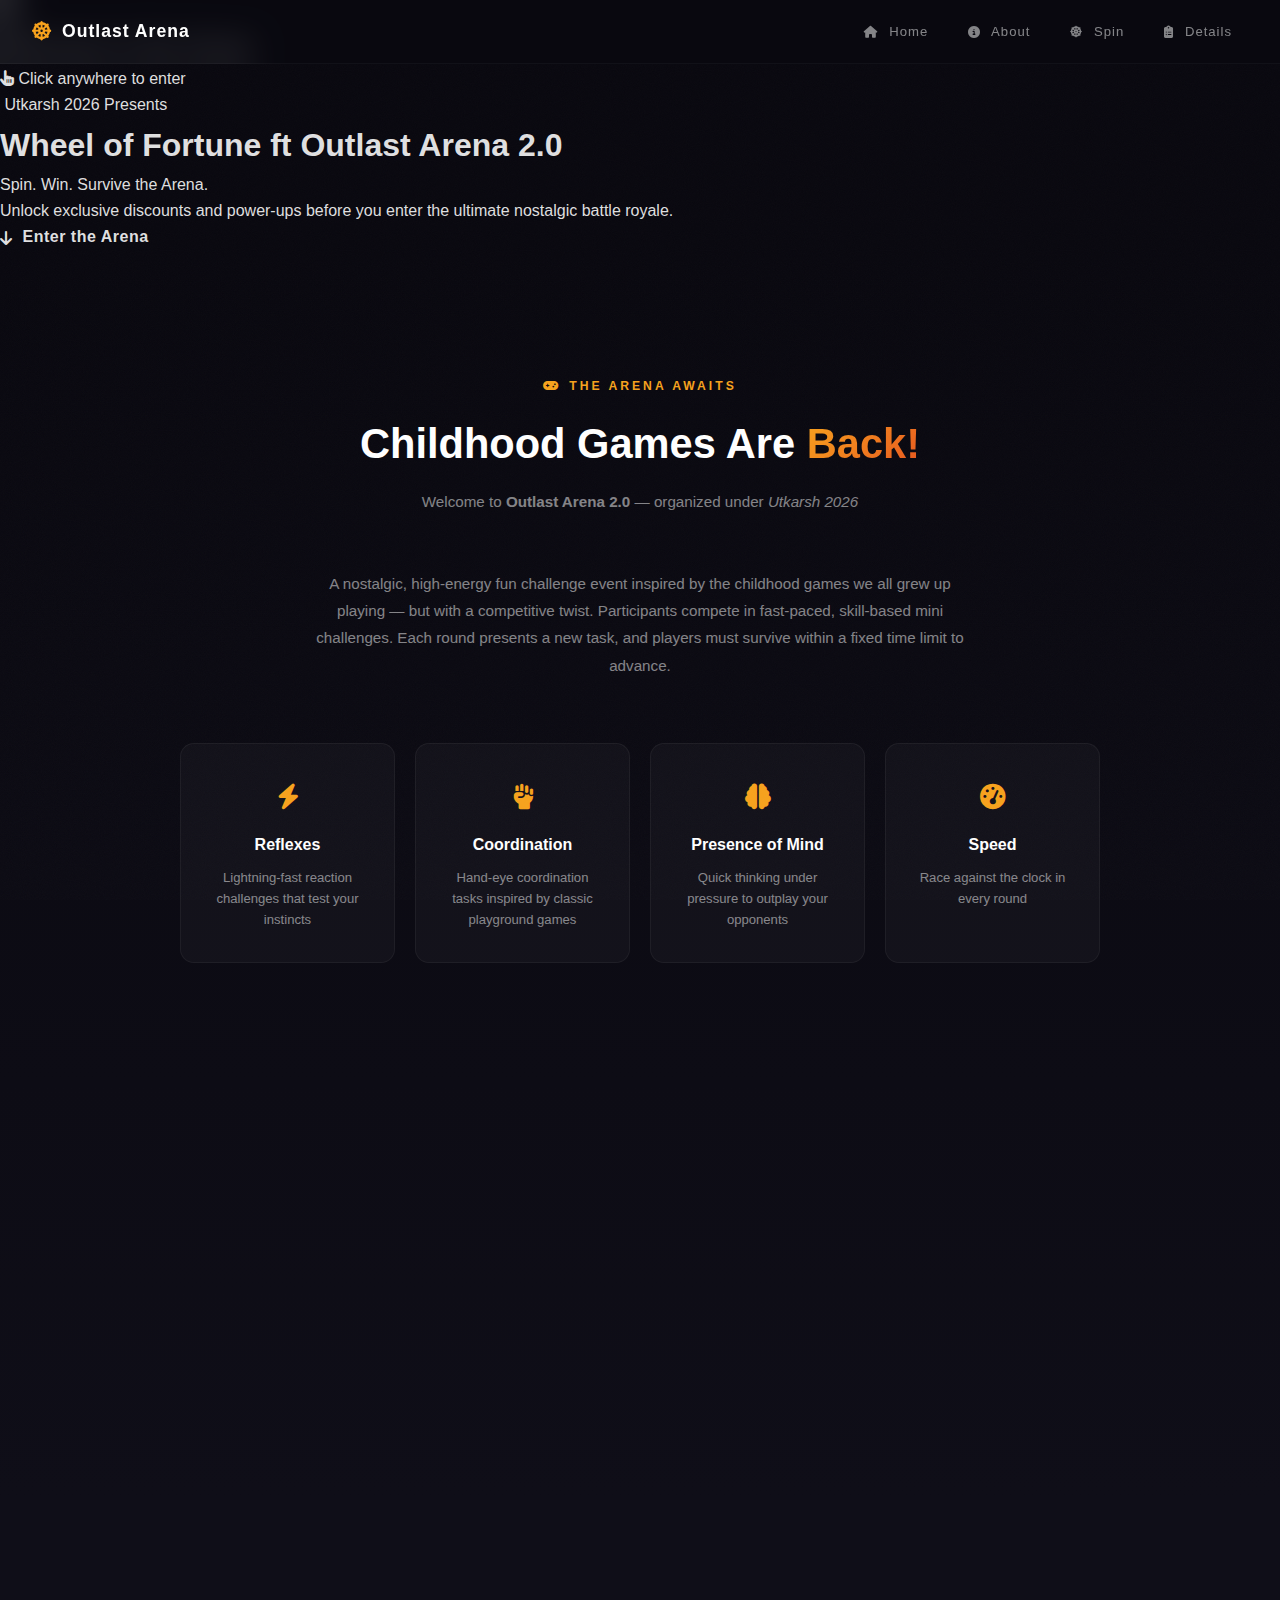
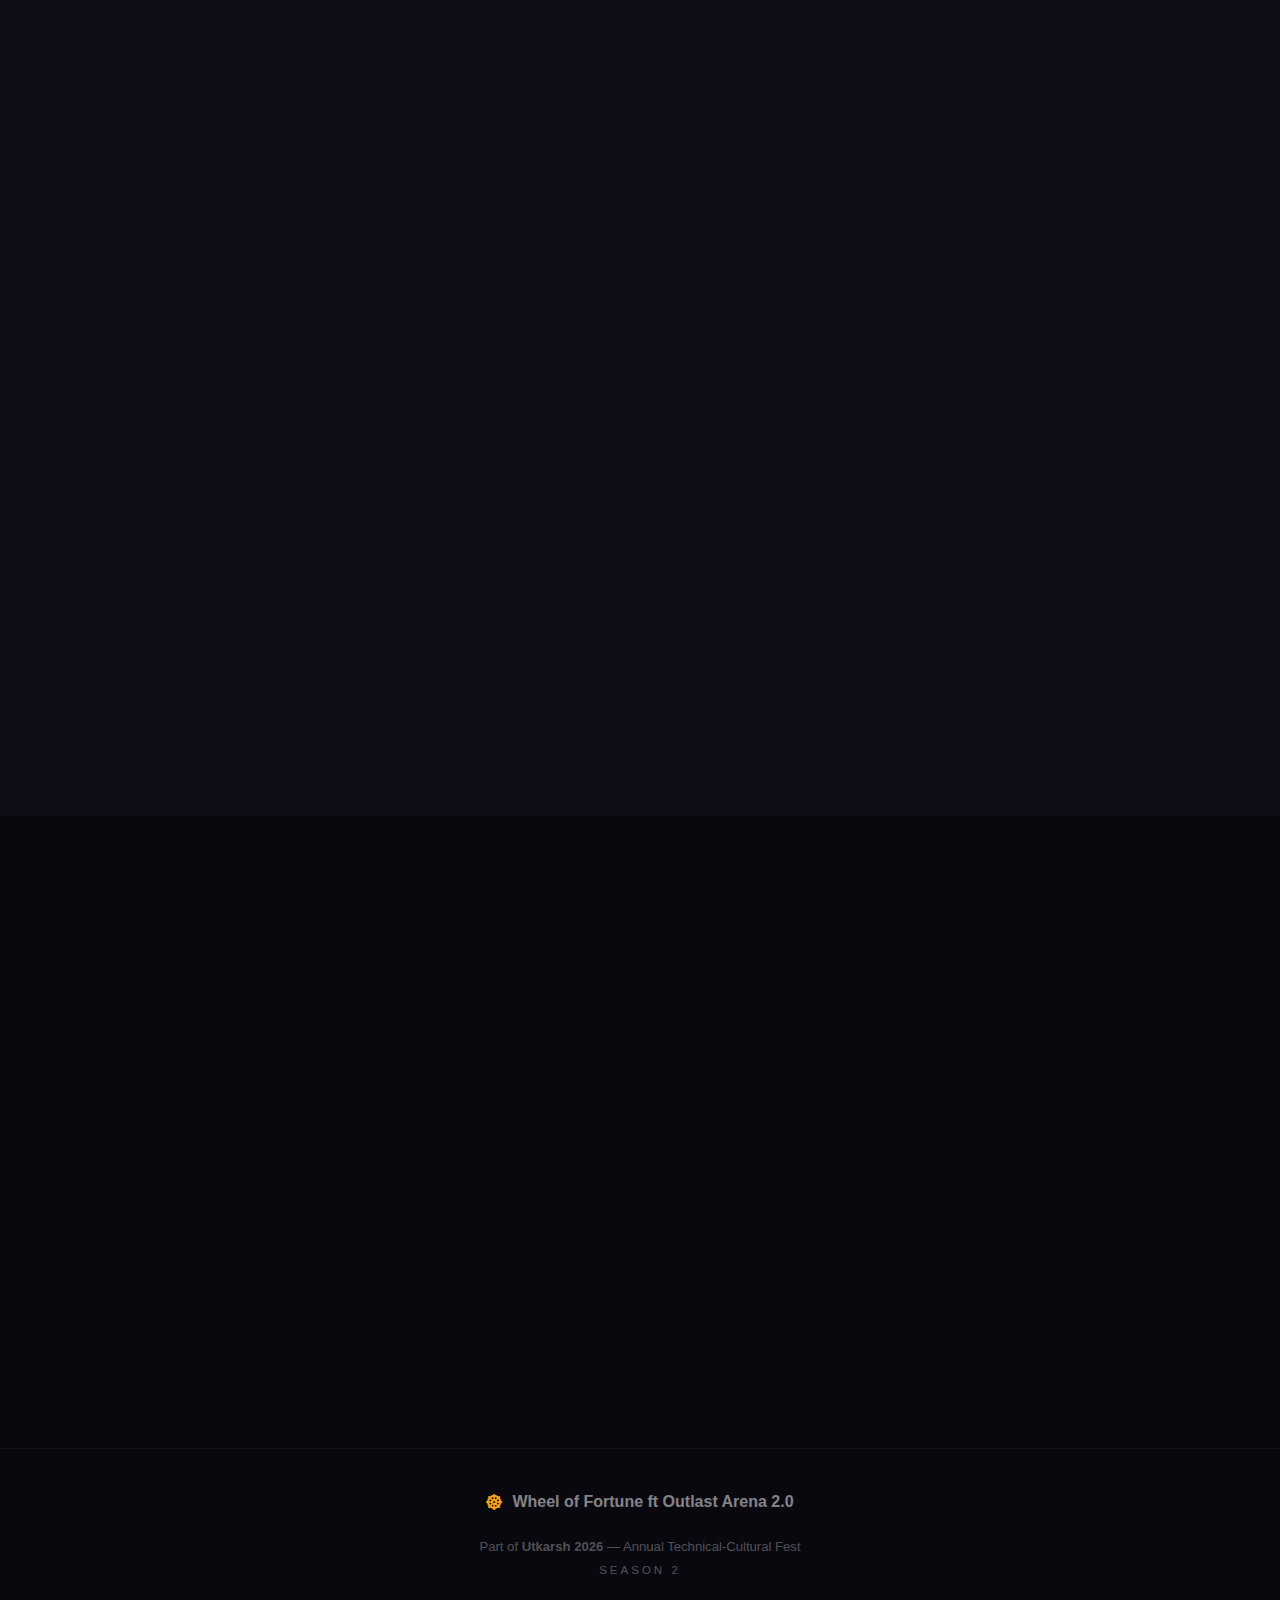
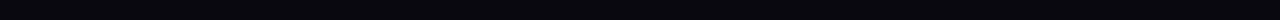
<file: index.html>
<!DOCTYPE html>
<html lang="en">

<head>
    <meta charset="UTF-8" />
    <meta name="viewport" content="width=device-width, initial-scale=1.0" />
    <title>Wheel of Fortune ft Outlast Arena 2.0 | Utkarsh 2026</title>
    <meta name="description"
        content="Spin the Arena Wheel to unlock discounts and extra lives for Outlast Arena 2.0, a nostalgic childhood games challenge at Utkarsh 2026." />
    <link rel="preconnect" href="https://fonts.googleapis.com" />
    <link rel="preconnect" href="https://fonts.gstatic.com" crossorigin />
    <link
        href="https://fonts.googleapis.com/css2?family=Anton&family=Bebas+Neue&family=Open+Sans:wght@300;400;500;600;700;800&family=Dancing+Script:wght@400;500;600;700&display=swap"
        rel="stylesheet" />
    <link rel="stylesheet" href="https://cdnjs.cloudflare.com/ajax/libs/font-awesome/6.5.1/css/all.min.css" />
    <link rel="stylesheet" href="style.css" />
</head>

<body>

    <!-- ========== CURTAIN OVERLAY ========== -->
    <div class="curtain-overlay" id="curtainOverlay">
        <div class="curtain-valance"></div>
        <div class="curtain-left"></div>
        <div class="curtain-right"></div>
        <div class="curtain-cta" id="curtainCta">
            <div class="curtain-icon">
                <i class="fa-solid fa-masks-theater"></i>
            </div>
            <h2>Welcome to the Arena</h2>
            <p><i class="fa-solid fa-hand-pointer"></i> Click anywhere to enter</p>
        </div>
    </div>

    <!-- ========== MAIN CONTENT (hidden behind curtain) ========== -->
    <div class="main-wrapper" id="mainWrapper">

        <!-- NAV -->
        <nav class="navbar" id="navbar">
            <div class="nav-brand">
                <i class="fa-solid fa-dharmachakra brand-icon"></i>
                <span class="brand-text">Outlast Arena</span>
            </div>
            <ul class="nav-links">
                <li><a href="#hero"><i class="fa-solid fa-house"></i> Home</a></li>
                <li><a href="#about"><i class="fa-solid fa-info-circle"></i> About</a></li>
                <li><a href="#wheel-section"><i class="fa-solid fa-dharmachakra"></i> Spin</a></li>
                <li><a href="#details"><i class="fa-solid fa-clipboard-list"></i> Details</a></li>
            </ul>
        </nav>

        <!-- ========== HERO ========== -->
        <section class="hero" id="hero">
            <div class="hero-bg-effects">
                <div class="hero-orb orb-1"></div>
                <div class="hero-orb orb-2"></div>
                <div class="hero-orb orb-3"></div>
            </div>
            <div class="hero-content reveal">
                <div class="hero-badge">
                    <i class="fa-solid fa-sparkles"></i> Utkarsh 2026 Presents
                </div>
                <h1 class="hero-title">
                    <span class="title-line title-glow">Wheel of Fortune</span>
                    <span class="title-ft">ft</span>
                    <span class="title-line title-accent">Outlast Arena 2.0</span>
                </h1>
                <p class="hero-tagline">Spin. Win. Survive the Arena.</p>
                <p class="hero-desc">Unlock exclusive discounts and power-ups before you enter the ultimate nostalgic
                    battle royale.</p>
                <div class="hero-actions">
                    <a href="#about" class="btn btn-gold">
                        <i class="fa-solid fa-arrow-down"></i> Enter the Arena
                    </a>
                </div>
            </div>
            <div class="scroll-indicator">
                <i class="fa-solid fa-chevron-down"></i>
            </div>
        </section>

        <!-- ========== ABOUT ========== -->
        <section class="about" id="about">
            <div class="section-header reveal">
                <span class="section-tag"><i class="fa-solid fa-gamepad"></i> The Arena Awaits</span>
                <h2 class="section-title">Childhood Games Are <span class="highlight">Back!</span></h2>
                <p class="section-subtitle">Welcome to <strong>Outlast Arena 2.0</strong> &mdash; organized under
                    <em>Utkarsh 2026</em>
                </p>
            </div>
            <div class="about-desc reveal">
                <p>A nostalgic, high-energy fun challenge event inspired by the childhood games we all grew up playing
                    &mdash; but with a competitive twist. Participants compete in fast-paced, skill-based mini
                    challenges. Each round presents a new task, and players must survive within a fixed time limit to
                    advance.</p>
            </div>
            <div class="about-grid">
                <div class="about-card reveal">
                    <div class="about-card-icon"><i class="fa-solid fa-bolt"></i></div>
                    <h3>Reflexes</h3>
                    <p>Lightning-fast reaction challenges that test your instincts</p>
                </div>
                <div class="about-card reveal">
                    <div class="about-card-icon"><i class="fa-solid fa-hand-fist"></i></div>
                    <h3>Coordination</h3>
                    <p>Hand-eye coordination tasks inspired by classic playground games</p>
                </div>
                <div class="about-card reveal">
                    <div class="about-card-icon"><i class="fa-solid fa-brain"></i></div>
                    <h3>Presence of Mind</h3>
                    <p>Quick thinking under pressure to outplay your opponents</p>
                </div>
                <div class="about-card reveal">
                    <div class="about-card-icon"><i class="fa-solid fa-gauge-high"></i></div>
                    <h3>Speed</h3>
                    <p>Race against the clock in every round</p>
                </div>
                <div class="about-card reveal">
                    <div class="about-card-icon"><i class="fa-solid fa-crosshairs"></i></div>
                    <h3>Focus</h3>
                    <p>Stay sharp when the pressure is on</p>
                </div>
                <div class="about-card reveal">
                    <div class="about-card-icon"><i class="fa-solid fa-fire"></i></div>
                    <h3>Season 2</h3>
                    <p>Bigger challenges, better prizes, more intense competition</p>
                </div>
            </div>
            <blockquote class="about-quote reveal">
                <i class="fa-solid fa-quote-left quote-icon"></i>
                Outlast every opponent by surviving each round of nostalgic challenges. Only the most consistent and
                adaptable players will make it to the final stage.
                <i class="fa-solid fa-quote-right quote-icon"></i>
            </blockquote>
        </section>

        <!-- ========== EVENT DETAILS ========== -->
        <section class="details" id="details">
            <div class="section-header reveal">
                <span class="section-tag"><i class="fa-solid fa-clipboard-list"></i> Event Info</span>
                <h2 class="section-title">Event <span class="highlight">Details</span></h2>
            </div>
            <div class="details-grid">
                <div class="detail-card reveal">
                    <div class="detail-icon"><i class="fa-solid fa-indian-rupee-sign"></i></div>
                    <h3>Registration Fee</h3>
                    <p class="detail-value">&#8377;100</p>
                    <p class="detail-note">Spin the wheel for discounts!</p>
                </div>
                <div class="detail-card reveal">
                    <div class="detail-icon"><i class="fa-solid fa-trophy"></i></div>
                    <h3>Winning Prize</h3>
                    <p class="detail-value">&#8377;300</p>
                    <p class="detail-note">For the ultimate survivor</p>
                </div>
                <div class="detail-card reveal">
                    <div class="detail-icon"><i class="fa-solid fa-users"></i></div>
                    <h3>Game Mode</h3>
                    <p class="detail-value">Multi-Round Elimination</p>
                    <p class="detail-note">Survive or get eliminated</p>
                </div>
                <div class="detail-card reveal">
                    <div class="detail-icon"><i class="fa-solid fa-clock"></i></div>
                    <h3>Round Duration</h3>
                    <p class="detail-value">~4 Minutes</p>
                    <p class="detail-note">Quick &amp; intense rounds</p>
                </div>
                <div class="detail-card reveal">
                    <div class="detail-icon"><i class="fa-solid fa-palette"></i></div>
                    <h3>Theme</h3>
                    <p class="detail-value">Childhood Games Reimagined</p>
                    <p class="detail-note">Nostalgia meets competition</p>
                </div>
                <div class="detail-card reveal">
                    <div class="detail-icon"><i class="fa-solid fa-heart"></i></div>
                    <h3>Arena Advantage</h3>
                    <p class="detail-value">Spin &amp; Win</p>
                    <p class="detail-note">Discounts or Extra Chance</p>
                </div>
            </div>
        </section>

        <!-- ========== WHEEL SECTION ========== -->
        <section class="wheel-section" id="wheel-section">
            <div class="section-header reveal">
                <span class="section-tag"><i class="fa-solid fa-dharmachakra"></i> Arena Advantage</span>
                <h2 class="section-title">Spin the <span class="highlight">Arena Wheel</span></h2>
                <p class="section-desc">Try your luck! Win discounts on registration or an Extra Chance during gameplay.
                </p>
            </div>

            <div class="wheel-area reveal">
                <!-- Wheel locked state (before form) -->
                <div class="wheel-locked" id="wheelLocked">
                    <div class="wheel-preview-ring">
                        <div class="wheel-lock-icon"><i class="fa-solid fa-lock"></i></div>
                    </div>
                    <button class="btn btn-gold btn-lg" id="accessWheelBtn">
                        <i class="fa-solid fa-lock-open"></i> Unlock Your Spin
                    </button>
                    <p class="wheel-lock-note">Enter your details to unlock the wheel</p>
                </div>

                <!-- Wheel active state (after form) -->
                <div class="wheel-active" id="wheelActive" style="display:none;">
                    <div class="wheel-wrapper">
                        <div class="wheel-pointer"><i class="fa-solid fa-caret-down"></i></div>
                        <canvas id="wheelCanvas" width="420" height="420"></canvas>
                    </div>
                    <div class="wheel-controls">
                        <button class="btn btn-spin" id="spinBtn">
                            <i class="fa-solid fa-rotate"></i> SPIN NOW
                        </button>
                        <p class="spin-note" id="spinNote">You get <strong>1 free spin</strong>. Make it count!</p>
                    </div>
                </div>
            </div>
        </section>

        <!-- ========== REWARD SECTION (appears after spin) ========== -->
        <section class="reward-section" id="rewardSection" style="display:none;">
            <div class="section-header">
                <span class="section-tag"><i class="fa-solid fa-ticket"></i> Your Reward</span>
                <h2 class="section-title">Arena <span class="highlight">Reward Pass</span></h2>
            </div>
            <div class="reward-pass-card" id="rewardPassCard">
                <div class="pass-header">
                    <div class="pass-badge">UTKARSH 2026</div>
                    <h3 class="pass-title">ARENA REWARD PASS</h3>
                    <p class="pass-subtitle">Wheel of Fortune ft Outlast Arena 2.0</p>
                </div>
                <div class="pass-divider"></div>
                <div class="pass-details">
                    <div class="pass-row">
                        <span class="pass-label"><i class="fa-solid fa-user"></i> Player</span>
                        <span class="pass-value" id="passName">---</span>
                    </div>
                    <div class="pass-row">
                        <span class="pass-label"><i class="fa-solid fa-phone"></i> Phone</span>
                        <span class="pass-value" id="passPhone">---</span>
                    </div>
                    <div class="pass-row">
                        <span class="pass-label"><i class="fa-solid fa-star"></i> Reward</span>
                        <span class="pass-value pass-reward-value" id="passReward">---</span>
                    </div>
                    <div class="pass-row">
                        <span class="pass-label"><i class="fa-solid fa-indian-rupee-sign"></i> Entry Fee</span>
                        <span class="pass-value pass-fee-value" id="passFee">---</span>
                    </div>
                </div>
                <div class="pass-divider"></div>
                <div class="pass-codes">
                    <div class="pass-code-item">
                        <span class="pass-code-label">Reward ID</span>
                        <span class="pass-code-value" id="passId">---</span>
                    </div>
                    <div class="pass-code-item">
                        <span class="pass-code-label">Verification Code</span>
                        <span class="pass-code-value" id="passVerify">---</span>
                    </div>
                    <div class="pass-code-item">
                        <span class="pass-code-label">Spin Time</span>
                        <span class="pass-code-value" id="passTime">---</span>
                    </div>
                </div>
            </div>
            <div class="reward-actions">
                <button class="btn btn-gold btn-lg" id="downloadPassBtn">
                    <i class="fa-solid fa-download"></i> Download Reward Pass
                </button>
                <a href="https://docs.google.com/forms/d/e/1FAIpQLSfqTqEiFldEXsPT1jOLhswdvP9lzzFgvyzjhc1cTGeFIZ6mSQ/viewform"
                    class="btn btn-outline btn-lg" id="registerBtn" target="_blank" rel="noopener">
                    <i class="fa-solid fa-arrow-up-right-from-square"></i> Register for Outlast Arena 2.0
                </a>
            </div>
            <div class="reward-instructions">
                <h4><i class="fa-solid fa-circle-info"></i> How to Claim</h4>
                <div class="steps-row">
                    <div class="step-item">
                        <div class="step-num">1</div>
                        <p>Download your Reward Pass</p>
                    </div>
                    <div class="step-arrow"><i class="fa-solid fa-arrow-right"></i></div>
                    <div class="step-item">
                        <div class="step-num">2</div>
                        <p>Open the registration form</p>
                    </div>
                    <div class="step-arrow"><i class="fa-solid fa-arrow-right"></i></div>
                    <div class="step-item">
                        <div class="step-num">3</div>
                        <p>Upload pass &amp; enter Reward ID</p>
                    </div>
                    <div class="step-arrow"><i class="fa-solid fa-arrow-right"></i></div>
                    <div class="step-item">
                        <div class="step-num">4</div>
                        <p>Complete registration</p>
                    </div>
                </div>
            </div>
        </section>

        <!-- ========== FOOTER ========== -->
        <footer class="footer">
            <div class="footer-content">
                <div class="footer-brand">
                    <i class="fa-solid fa-dharmachakra"></i>
                    <span>Wheel of Fortune ft Outlast Arena 2.0</span>
                </div>
                <p class="footer-sub">Part of <strong>Utkarsh 2026</strong> &mdash; Annual Technical-Cultural Fest</p>
                <p class="footer-copy">Season 2</p>
            </div>
        </footer>
    </div>

    <!-- ========== FORM MODAL ========== -->
    <div class="form-modal" id="formModal">
        <div class="form-modal-content">
            <button class="modal-close-btn" id="formModalClose"><i class="fa-solid fa-xmark"></i></button>
            <div class="form-modal-header">
                <i class="fa-solid fa-dharmachakra form-modal-icon"></i>
                <h3>Unlock Your Spin</h3>
                <p>Enter your details to access the Arena Wheel</p>
            </div>
            <form id="playerForm" autocomplete="off">
                <div class="form-group">
                    <label for="playerName"><i class="fa-solid fa-user"></i> Player Name</label>
                    <input type="text" id="playerName" name="playerName" placeholder="Enter your full name" required
                        minlength="2" maxlength="50" />
                </div>
                <div class="form-group">
                    <label for="playerPhone"><i class="fa-solid fa-phone"></i> Phone Number</label>
                    <input type="tel" id="playerPhone" name="playerPhone" placeholder="Enter 10-digit phone number"
                        required pattern="[0-9]{10}" maxlength="10" />
                </div>
                <button type="submit" class="btn btn-gold btn-lg btn-full">
                    <i class="fa-solid fa-lock-open"></i> Unlock My Spin
                </button>
            </form>
        </div>
    </div>

    <!-- ========== RESULT MODAL ========== -->
    <div class="result-modal" id="resultModal">
        <div class="result-modal-content">
            <div class="confetti-container" id="confettiContainer"></div>
            <div class="result-icon" id="resultIcon"><i class="fa-solid fa-trophy"></i></div>
            <h3 class="result-title" id="resultTitle">Congratulations!</h3>
            <p class="result-message" id="resultMessage">You unlocked an Arena Advantage!</p>
            <div class="result-reward" id="resultReward">---</div>
            <div class="result-fee" id="resultFee"></div>
            <button class="btn btn-gold btn-lg" id="resultCloseBtn">
                <i class="fa-solid fa-arrow-down"></i> View Your Reward Pass
            </button>
        </div>
    </div>

    <script src="script.js"></script>
</body>

</html>
</file>
<file: style.css>
/* ============================================================
   Wheel of Fortune ft Outlast Arena 2.0 — REDESIGNED
   Premium dark theme · Outfit / Space Grotesk / Inter
   ============================================================ */

/* ── Tokens ───────────────────────────────────────── */
:root {
  /* Palette */
  --bg: #09080f;
  --bg2: #0f0e18;
  --surface: #151421;
  --surface2: #1c1a2e;
  --accent: #f7a21d;
  --accent2: #e8571e;
  --accent-light: #ffd166;
  --green: #34d399;
  --white: #ffffff;
  --text: rgba(255, 255, 255, .88);
  --text-muted: rgba(255, 255, 255, .5);
  --text-dim: rgba(255, 255, 255, .3);

  /* Fonts */
  --f-display: 'Outfit', sans-serif;
  --f-ui: 'Space Grotesk', sans-serif;
  --f-body: 'Inter', sans-serif;

  /* Spacing */
  --nh: 64px;
  --r: 14px;
}

/* ── Reset ────────────────────────────────────────── */
*,
*::before,
*::after {
  margin: 0;
  padding: 0;
  box-sizing: border-box;
}

html {
  scroll-behavior: smooth;
}

body {
  font-family: var(--f-body);
  background: var(--bg);
  color: var(--text);
  overflow-x: hidden;
  line-height: 1.65;
  min-height: 100vh;
}

/* Subtle grain overlay */
body::after {
  content: '';
  position: fixed;
  inset: 0;
  z-index: 0;
  pointer-events: none;
  opacity: .025;
  background-image: url("data:image/svg+xml,%3Csvg viewBox='0 0 256 256' xmlns='http://www.w3.org/2000/svg'%3E%3Cfilter id='n'%3E%3CfeTurbulence type='fractalNoise' baseFrequency='.75' numOctaves='4' stitchTiles='stitch'/%3E%3C/filter%3E%3Crect width='100%25' height='100%25' filter='url(%23n)'/%3E%3C/svg%3E");
  background-size: 180px;
}

a {
  text-decoration: none;
  color: inherit;
}

/* ── Buttons ──────────────────────────────────────── */
.btn {
  display: inline-flex;
  align-items: center;
  justify-content: center;
  gap: 10px;
  font-family: var(--f-ui);
  font-weight: 600;
  border: none;
  border-radius: 50px;
  cursor: pointer;
  transition: all .35s cubic-bezier(.4, 0, .2, 1);
  letter-spacing: .5px;
}

.btn-lg {
  padding: 14px 36px;
  font-size: .95rem;
}

.btn-full {
  width: 100%;
}

.btn-primary {
  background: linear-gradient(135deg, var(--accent), var(--accent2));
  color: #fff;
  box-shadow: 0 4px 24px rgba(247, 162, 29, .25);
}

.btn-primary:hover {
  transform: translateY(-2px);
  box-shadow: 0 8px 32px rgba(247, 162, 29, .35);
}

.btn-outline {
  background: rgba(255, 255, 255, .04);
  color: var(--white);
  border: 1px solid rgba(255, 255, 255, .12);
  backdrop-filter: blur(8px);
}

.btn-outline:hover {
  background: rgba(255, 255, 255, .08);
  border-color: var(--accent);
  color: var(--accent);
}

.btn-spin {
  padding: 16px 56px;
  font-size: 1.1rem;
  font-family: var(--f-display);
  font-weight: 800;
  letter-spacing: 3px;
  text-transform: uppercase;
  background: linear-gradient(135deg, var(--accent), var(--accent2));
  color: #fff;
  box-shadow: 0 0 40px rgba(247, 162, 29, .2);
  border-radius: 60px;
  border: none;
  cursor: pointer;
  transition: all .35s;
}

.btn-spin:hover {
  transform: scale(1.05);
  box-shadow: 0 0 60px rgba(247, 162, 29, .35);
}

.btn-spin:disabled {
  opacity: .5;
  cursor: not-allowed;
  transform: none;
}

/* ============================================================
   CURTAIN OVERLAY (CodePen-inspired theatrical design)
   ============================================================ */
#starter {
  z-index: 10000;
  position: fixed;
  top: 50%;
  left: 50%;
  width: 300px;
  height: 50px;
  margin-top: -25px;
  margin-left: -150px;
  text-align: center;
  font-family: var(--f-display);
  font-size: 1.6rem;
  font-weight: 700;
  letter-spacing: 8px;
  text-transform: uppercase;
  color: #ff3b3b;
  text-shadow: 0 0 20px rgba(255, 59, 59, 0.5);
  cursor: pointer;
  animation: starterPulse 2.5s ease-in-out infinite;
}

@keyframes starterPulse {

  0%,
  100% {
    opacity: .5;
    text-shadow: 0 0 20px rgba(255, 59, 59, 0.5);
  }

  50% {
    opacity: 1;
    text-shadow: 0 0 40px rgba(255, 59, 59, 0.8), 0 0 10px rgba(255, 59, 59, 0.8);
  }
}

#starter.fade-out {
  animation: fadeOut 1s ease-in forwards;
}

@keyframes fadeOut {
  from {
    opacity: 1;
  }

  to {
    opacity: 0;
  }
}

#scene {
  position: fixed;
  inset: 0;
  width: 100%;
  height: 100%;
  overflow: hidden;
  background-color: transparent;
  z-index: 9999;
  /* Removed box-shadow and fixed dimensions */
}

#curtain {
  top: 0;
  left: 0;
  width: 100%;
  height: 100%;
  background: transparent;
}

#curtain .left,
#curtain .right {
  position: absolute;
  top: 0;
  width: 50%;
  height: 100%;
  filter: brightness(130%) contrast(120%);
  background-image: url("https://s3-us-west-2.amazonaws.com/s.cdpn.io/950358/curtain.svg");
  background-size: cover;
  background-repeat: no-repeat;
  /* Red theatrical curtain */
  background-blend-mode: multiply;
  background-color: #d00000;
}

#curtain .left {
  left: 0;
  transform-origin: top right;
}

#curtain .right {
  left: 50%;
  transform-origin: top left;
}

/* Hide ground element */
.ground {
  display: none;
}

/* ── Opening Animations ── */
/* Removed scene expand animation */

#curtain.open .left {
  animation: curtain-open-left 1.5s cubic-bezier(0.7, 0, 0.3, 1) forwards;
}

#curtain.open .right {
  animation: curtain-open-right 1.5s cubic-bezier(0.7, 0, 0.3, 1) forwards;
}

@keyframes curtain-open-left {
  to {
    transform: translateX(-100%);
  }
}

@keyframes curtain-open-right {
  to {
    transform: translateX(100%);
  }
}


/* ============================================================
   NAVBAR
   ============================================================ */
.navbar {
  position: fixed;
  top: 0;
  left: 0;
  right: 0;
  height: var(--nh);
  display: flex;
  align-items: center;
  justify-content: space-between;
  padding: 0 32px;
  z-index: 100;
  background: rgba(9, 8, 15, .7);
  backdrop-filter: blur(16px);
  border-bottom: 1px solid rgba(255, 255, 255, .04);
  transition: background .3s;
}

.navbar.scrolled {
  background: rgba(9, 8, 15, .95);
}

.nav-brand {
  display: flex;
  align-items: center;
  gap: 10px;
  font-family: var(--f-display);
  font-weight: 700;
  font-size: 1.1rem;
  color: var(--white);
  letter-spacing: 1px;
}

.brand-icon {
  color: var(--accent);
  font-size: 1.2rem;
}

.nav-links {
  display: flex;
  list-style: none;
  gap: 8px;
}

.nav-links a {
  font-family: var(--f-ui);
  font-size: .82rem;
  font-weight: 500;
  letter-spacing: 1px;
  color: var(--text-muted);
  padding: 8px 16px;
  border-radius: 50px;
  transition: all .3s;
}

.nav-links a:hover {
  color: var(--accent);
  background: rgba(247, 162, 29, .08);
}

.nav-links a i {
  margin-right: 6px;
  font-size: .75rem;
}

/* ============================================================
   WHEEL HERO — primary landing section
   ============================================================ */
.wheel-hero {
  min-height: 100vh;
  display: flex;
  align-items: center;
  justify-content: center;
  padding: calc(var(--nh) + 32px) 5% 60px;
  position: relative;
  overflow: hidden;
  background:
    linear-gradient(180deg,
      rgba(9, 8, 15, .92) 0%,
      rgba(9, 8, 15, .85) 30%,
      rgba(21, 20, 33, .8) 60%,
      rgba(9, 8, 15, .9) 100%),
    url('20250220_132050.jpg') center / cover no-repeat;
  background-attachment: fixed;
}

.wheel-hero-bg {
  position: absolute;
  inset: 0;
  z-index: 0;
  pointer-events: none;
}

/* Floating particles */
.floating-particle {
  position: absolute;
  border-radius: 50%;
  background: var(--accent);
  opacity: .08;
  animation: floatParticle 15s ease-in-out infinite;
}

.p1 {
  width: 300px;
  height: 300px;
  top: -80px;
  right: -60px;
  animation-delay: 0s;
}

.p2 {
  width: 200px;
  height: 200px;
  bottom: 10%;
  left: -40px;
  animation-delay: -5s;
}

.p3 {
  width: 150px;
  height: 150px;
  top: 40%;
  left: 20%;
  opacity: .04;
  animation-delay: -10s;
}

.p4 {
  width: 100px;
  height: 100px;
  bottom: 20%;
  right: 25%;
  opacity: .05;
  animation-delay: -7s;
}

@keyframes floatParticle {

  0%,
  100% {
    transform: translate(0, 0) scale(1);
  }

  25% {
    transform: translate(20px, -30px) scale(1.1);
  }

  50% {
    transform: translate(-15px, 20px) scale(.95);
  }

  75% {
    transform: translate(10px, 15px) scale(1.05);
  }
}

.wheel-hero-content {
  position: relative;
  z-index: 1;
  display: flex;
  align-items: center;
  gap: 80px;
  max-width: 1200px;
  width: 100%;
}

/* Left — text */
.wheel-hero-left {
  flex: 1;
  min-width: 0;
}

.event-badge {
  display: inline-flex;
  align-items: center;
  gap: 8px;
  font-family: var(--f-ui);
  font-size: .78rem;
  font-weight: 600;
  letter-spacing: 2.5px;
  color: var(--accent);
  text-transform: uppercase;
  padding: 8px 20px;
  border-radius: 50px;
  background: rgba(247, 162, 29, .08);
  border: 1px solid rgba(247, 162, 29, .15);
  margin-bottom: 28px;
}

.wheel-hero-title {
  font-family: var(--f-display);
  line-height: 1.05;
  margin-bottom: 24px;
}

.wht-line1 {
  display: block;
  font-size: 2.8rem;
  font-weight: 300;
  font-style: italic;
  color: var(--text-muted);
  letter-spacing: 2px;
}

.wht-line2 {
  display: block;
  font-size: 5.5rem;
  font-weight: 900;
  background: linear-gradient(135deg, var(--accent-light), var(--accent), var(--accent2));
  -webkit-background-clip: text;
  -webkit-text-fill-color: transparent;
  background-clip: text;
  line-height: 1;
}

.wht-ft {
  display: block;
  font-size: 1.4rem;
  font-weight: 500;
  color: var(--accent);
  letter-spacing: 10px;
  margin: 10px 0;
  text-transform: lowercase;
  font-style: italic;
  opacity: .7;
}

.wht-line3 {
  display: block;
  font-size: 2rem;
  font-weight: 800;
  color: var(--white);
  letter-spacing: 4px;
  text-transform: uppercase;
  text-shadow: 0 2px 12px rgba(0, 0, 0, .4);
}

.wheel-hero-tagline {
  font-family: var(--f-ui);
  font-size: 1rem;
  font-weight: 600;
  font-style: italic;
  letter-spacing: 5px;
  color: var(--accent);
  text-transform: uppercase;
  margin-bottom: 16px;
}

.wheel-hero-desc {
  font-size: .95rem;
  color: var(--text-muted);
  max-width: 440px;
  line-height: 1.8;
}

/* Extra Chance tooltip */
.extra-chance-info {
  display: inline-flex;
  align-items: center;
  gap: 6px;
  margin-top: 14px;
  padding: 8px 16px;
  border-radius: 10px;
  background: rgba(52, 211, 153, .06);
  border: 1px solid rgba(52, 211, 153, .12);
  font-family: var(--f-ui);
  font-size: .78rem;
  font-weight: 500;
  color: var(--green);
}

.extra-chance-info i {
  font-size: .7rem;
}

/* Right — wheel */
.wheel-hero-right {
  flex-shrink: 0;
  display: flex;
  flex-direction: column;
  align-items: center;
  gap: 24px;
}

/* ── Wheel States ── */
.wheel-locked {
  display: flex;
  flex-direction: column;
  align-items: center;
  gap: 24px;
}

.wheel-preview-ring {
  width: 320px;
  height: 320px;
  border-radius: 50%;
  border: 2px dashed rgba(247, 162, 29, .2);
  display: flex;
  align-items: center;
  justify-content: center;
  animation: pulseDash 3s ease-in-out infinite;
  background: radial-gradient(circle, rgba(247, 162, 29, .04), transparent);
}

.wheel-lock-icon {
  font-size: 4rem;
  color: var(--accent);
  opacity: .35;
}

.wheel-lock-note {
  font-family: var(--f-ui);
  font-size: .82rem;
  color: var(--text-dim);
  letter-spacing: 1px;
}

@keyframes pulseDash {

  0%,
  100% {
    border-color: rgba(247, 162, 29, .15);
    transform: scale(1);
  }

  50% {
    border-color: rgba(247, 162, 29, .35);
    transform: scale(1.03);
  }
}

.wheel-active {
  display: flex;
  flex-direction: column;
  align-items: center;
  gap: 28px;
}

.wheel-wrapper {
  position: relative;
  padding: 20px;
  border-radius: 50%;
  background: radial-gradient(circle, rgba(247, 162, 29, .04) 0%, transparent 70%);
}

.wheel-pointer {
  position: absolute;
  top: 4px;
  left: 50%;
  transform: translateX(-50%);
  font-size: 3rem;
  color: var(--accent);
  z-index: 10;
  filter: drop-shadow(0 0 15px rgba(247, 162, 29, .6));
  animation: pointerBounce 1.6s ease-in-out infinite;
}

@keyframes pointerBounce {

  0%,
  100% {
    transform: translateX(-50%) translateY(0);
  }

  50% {
    transform: translateX(-50%) translateY(4px);
  }
}

#wheelCanvas {
  border-radius: 50%;
  box-shadow:
    0 0 0 5px rgba(247, 162, 29, .1),
    0 0 0 10px rgba(247, 162, 29, .04),
    0 0 60px rgba(247, 162, 29, .08);
}

.wheel-controls {
  text-align: center;
}

.spin-note {
  margin-top: 12px;
  font-size: .82rem;
  color: var(--text-dim);
  font-family: var(--f-ui);
}

/* Scroll indicator */
.scroll-indicator {
  position: absolute;
  bottom: 28px;
  left: 50%;
  transform: translateX(-50%);
  font-size: 1.2rem;
  color: var(--text-dim);
  animation: scrollBounce 2s ease-in-out infinite;
}

@keyframes scrollBounce {

  0%,
  100% {
    transform: translateX(-50%) translateY(0);
    opacity: .4;
  }

  50% {
    transform: translateX(-50%) translateY(8px);
    opacity: .8;
  }
}

/* ============================================================
   SECTION COMMON
   ============================================================ */
.section-header {
  text-align: center;
  margin-bottom: 56px;
}

.section-tag {
  display: inline-flex;
  align-items: center;
  gap: 8px;
  font-family: var(--f-ui);
  font-size: .76rem;
  font-weight: 600;
  letter-spacing: 3px;
  text-transform: uppercase;
  color: var(--accent);
  margin-bottom: 14px;
}

.section-title {
  font-family: var(--f-display);
  font-size: 2.6rem;
  font-weight: 800;
  color: var(--white);
  margin-bottom: 10px;
}

.highlight {
  background: linear-gradient(135deg, var(--accent), var(--accent2));
  -webkit-background-clip: text;
  -webkit-text-fill-color: transparent;
  background-clip: text;
}

.section-subtitle {
  font-size: .95rem;
  color: var(--text-muted);
}

.section-desc {
  font-size: .95rem;
  color: var(--text-muted);
  max-width: 560px;
  margin: 0 auto;
}

/* ============================================================
   ABOUT
   ============================================================ */
.about {
  padding: 120px 6% 120px;
  position: relative;
  background: linear-gradient(180deg, var(--bg) 0%, var(--bg2) 100%);
}

.about-desc {
  text-align: center;
  max-width: 660px;
  margin: 0 auto 64px;
  font-size: .95rem;
  color: var(--text-muted);
  line-height: 1.8;
}

.about-grid {
  display: grid;
  grid-template-columns: repeat(auto-fit, minmax(200px, 1fr));
  gap: 20px;
  max-width: 920px;
  margin: 0 auto 56px;
}

.about-card {
  background: rgba(255, 255, 255, .03);
  border: 1px solid rgba(255, 255, 255, .05);
  border-radius: var(--r);
  padding: 32px 24px;
  text-align: center;
  transition: all .35s;
}

.about-card:hover {
  background: rgba(255, 255, 255, .06);
  border-color: rgba(247, 162, 29, .15);
  transform: translateY(-4px);
}

.about-card-icon {
  font-size: 1.6rem;
  color: var(--accent);
  margin-bottom: 14px;
}

.about-card h3 {
  font-family: var(--f-display);
  font-size: 1rem;
  font-weight: 700;
  color: var(--white);
  margin-bottom: 8px;
}

.about-card p {
  font-size: .82rem;
  color: var(--text-muted);
  line-height: 1.6;
}

.about-quote {
  max-width: 680px;
  margin: 0 auto;
  text-align: center;
  font-style: italic;
  font-size: .95rem;
  color: var(--text-muted);
  line-height: 1.8;
  padding: 32px 40px;
  border-left: 3px solid var(--accent);
  background: rgba(247, 162, 29, .03);
  border-radius: 0 var(--r) var(--r) 0;
}

.quote-icon {
  color: var(--accent);
  opacity: .4;
  margin: 0 6px;
  font-size: .8rem;
}

/* ============================================================
   EVENT DETAILS
   ============================================================ */
.details {
  padding: 120px 6%;
  background: var(--bg2);
}

.details-grid {
  display: grid;
  grid-template-columns: repeat(auto-fit, minmax(240px, 1fr));
  gap: 16px;
  max-width: 900px;
  margin: 0 auto;
}

.detail-card {
  background: rgba(255, 255, 255, .03);
  border: 1px solid rgba(255, 255, 255, .05);
  border-radius: var(--r);
  padding: 34px 28px;
  text-align: center;
  transition: all .35s;
}

.detail-card:hover {
  background: rgba(255, 255, 255, .06);
  border-color: rgba(247, 162, 29, .12);
  transform: translateY(-3px);
}

.detail-icon {
  font-size: 1.5rem;
  color: var(--accent);
  margin-bottom: 14px;
}

.detail-card h3 {
  font-family: var(--f-ui);
  font-size: .75rem;
  font-weight: 600;
  letter-spacing: 2px;
  color: var(--text-muted);
  text-transform: uppercase;
  margin-bottom: 8px;
}

.detail-value {
  font-family: var(--f-display);
  font-size: 1.4rem;
  font-weight: 700;
  color: var(--white);
  margin-bottom: 4px;
}

.detail-note {
  font-size: .78rem;
  color: var(--text-dim);
}

/* ============================================================
   REGISTRATION STEPS
   ============================================================ */
.register-steps {
  padding: 120px 6%;
  background: linear-gradient(180deg, var(--bg2) 0%, var(--bg) 100%);
}

.steps-flow {
  display: flex;
  align-items: center;
  justify-content: center;
  gap: 16px;
  flex-wrap: wrap;
  max-width: 900px;
  margin: 0 auto;
}

.step-item {
  background: rgba(255, 255, 255, .04);
  border: 1px solid rgba(255, 255, 255, .06);
  border-radius: var(--r);
  padding: 24px 22px;
  text-align: center;
  min-width: 140px;
  flex: 1;
  transition: all .3s;
}

.step-item:hover {
  background: rgba(247, 162, 29, .05);
  border-color: rgba(247, 162, 29, .15);
}

.step-num {
  width: 38px;
  height: 38px;
  border-radius: 50%;
  background: linear-gradient(135deg, var(--accent), var(--accent2));
  color: #fff;
  font-family: var(--f-display);
  font-weight: 800;
  font-size: 1rem;
  display: flex;
  align-items: center;
  justify-content: center;
  margin: 0 auto 12px;
}

.step-item p {
  font-size: .82rem;
  color: var(--text-muted);
  line-height: 1.5;
}

.step-arrow {
  color: var(--accent);
  font-size: .9rem;
  opacity: .35;
}

/* ============================================================
   REWARD SECTION
   ============================================================ */
.reward-section {
  padding: 100px 5%;
  background: linear-gradient(180deg, var(--bg) 0%, var(--surface) 50%, var(--bg) 100%);
}

.reward-pass-card {
  max-width: 520px;
  margin: 0 auto 40px;
  background: rgba(255, 255, 255, .03);
  border: 1px solid rgba(255, 255, 255, .08);
  border-radius: 20px;
  padding: 40px 36px;
  position: relative;
  overflow: hidden;
  backdrop-filter: blur(16px);
  box-shadow: 0 12px 40px rgba(0, 0, 0, .3);
}

.reward-pass-card::before {
  content: '';
  position: absolute;
  top: 0;
  left: 0;
  width: 100%;
  height: 3px;
  background: linear-gradient(90deg, var(--accent), var(--accent2));
}

.pass-header {
  text-align: center;
  margin-bottom: 20px;
}

.pass-badge {
  display: inline-block;
  font-family: var(--f-ui);
  font-size: .78rem;
  font-weight: 600;
  letter-spacing: 4px;
  color: var(--accent);
  padding: 5px 18px;
  border: 1px solid rgba(247, 162, 29, .2);
  border-radius: 50px;
  margin-bottom: 12px;
}

.pass-title {
  font-family: var(--f-display);
  font-size: 1.3rem;
  font-weight: 800;
  color: var(--white);
  letter-spacing: 2px;
  margin-bottom: 4px;
}

.pass-subtitle {
  font-size: .82rem;
  color: var(--text-dim);
}

.pass-divider {
  height: 1px;
  background: linear-gradient(90deg, transparent, rgba(247, 162, 29, .2), transparent);
  margin: 18px 0;
}

.pass-details {
  display: flex;
  flex-direction: column;
  gap: 14px;
}

.pass-row {
  display: flex;
  justify-content: space-between;
  align-items: center;
  padding: 6px 0;
}

.pass-label {
  font-family: var(--f-ui);
  font-size: .82rem;
  color: var(--text-muted);
  display: flex;
  align-items: center;
  gap: 8px;
}

.pass-label i {
  color: var(--accent);
  font-size: .8rem;
}

.pass-value {
  font-family: var(--f-display);
  font-weight: 700;
  font-size: .95rem;
  color: var(--white);
}

.pass-reward-value {
  color: var(--green);
}

.pass-fee-value {
  color: var(--accent);
}

.pass-codes {
  display: flex;
  flex-direction: column;
  gap: 4px;
  text-align: center;
  font-family: var(--f-ui);
  font-size: .72rem;
  color: var(--text-dim);
  letter-spacing: 1px;
}

.pass-footnote {
  text-align: center;
  font-size: .78rem;
  color: var(--text-dim);
  margin-top: 16px;
  font-style: italic;
}

.reward-actions {
  display: flex;
  justify-content: center;
  gap: 14px;
  flex-wrap: wrap;
}

/* ============================================================
   FOOTER
   ============================================================ */
.footer {
  padding: 40px 5%;
  text-align: center;
  border-top: 1px solid rgba(255, 255, 255, .04);
  background: var(--bg);
}

.footer-brand {
  display: flex;
  align-items: center;
  justify-content: center;
  gap: 10px;
  font-family: var(--f-display);
  font-weight: 700;
  font-size: 1rem;
  color: var(--text-muted);
  margin-bottom: 8px;
}

.footer-brand i {
  color: var(--accent);
}

.footer-sub {
  font-size: .82rem;
  color: var(--text-dim);
  margin-bottom: 4px;
}

.footer-copy {
  font-family: var(--f-ui);
  font-size: .72rem;
  letter-spacing: 3px;
  color: var(--text-dim);
  text-transform: uppercase;
}

/* ============================================================
   FORM MODAL
   ============================================================ */
.form-modal {
  position: fixed;
  inset: 0;
  z-index: 5000;
  display: none;
  align-items: center;
  justify-content: center;
  padding: 20px;
  background: rgba(0, 0, 0, .6);
  backdrop-filter: blur(8px);
}

.form-modal.active {
  display: flex;
}

.form-modal-content {
  background: var(--surface);
  border: 1px solid rgba(255, 255, 255, .06);
  border-radius: 20px;
  padding: 40px 36px;
  max-width: 420px;
  width: 100%;
  position: relative;
  box-shadow: 0 20px 60px rgba(0, 0, 0, .5);
}

.modal-close-btn {
  position: absolute;
  top: 16px;
  right: 16px;
  width: 36px;
  height: 36px;
  border-radius: 50%;
  border: 1px solid rgba(255, 255, 255, .08);
  background: rgba(255, 255, 255, .04);
  color: var(--text-muted);
  cursor: pointer;
  font-size: 1rem;
  display: flex;
  align-items: center;
  justify-content: center;
  transition: all .3s;
}

.modal-close-btn:hover {
  background: rgba(255, 255, 255, .1);
  color: var(--white);
}

.form-modal-header {
  text-align: center;
  margin-bottom: 28px;
}

.form-modal-icon {
  font-size: 2.5rem;
  color: var(--accent);
  margin-bottom: 12px;
  display: block;
}

.form-modal-header h3 {
  font-family: var(--f-display);
  font-size: 1.5rem;
  font-weight: 800;
  color: var(--white);
  margin-bottom: 6px;
}

.form-modal-header p {
  font-size: .85rem;
  color: var(--text-muted);
}

.form-group {
  margin-bottom: 18px;
}

.form-group label {
  display: block;
  font-family: var(--f-ui);
  font-size: .78rem;
  font-weight: 600;
  letter-spacing: 1px;
  color: var(--text-muted);
  margin-bottom: 6px;
}

.form-group label i {
  margin-right: 6px;
  color: var(--accent);
}

.form-group input {
  width: 100%;
  padding: 12px 16px;
  border-radius: 12px;
  border: 1px solid rgba(255, 255, 255, .08);
  background: rgba(255, 255, 255, .04);
  color: var(--white);
  font-family: var(--f-body);
  font-size: .92rem;
  outline: none;
  transition: all .3s;
}

.form-group input::placeholder {
  color: var(--text-dim);
}

.form-group input:focus {
  border-color: var(--accent);
  box-shadow: 0 0 0 3px rgba(247, 162, 29, .1);
}

/* ============================================================
   RESULT MODAL
   ============================================================ */
.result-modal {
  position: fixed;
  inset: 0;
  z-index: 6000;
  display: none;
  align-items: center;
  justify-content: center;
  padding: 20px;
  background: rgba(0, 0, 0, .7);
  backdrop-filter: blur(12px);
}

.result-modal.active {
  display: flex;
}

.result-modal-content {
  background: var(--surface);
  border: 1px solid rgba(255, 255, 255, .06);
  border-radius: 24px;
  padding: 48px 40px;
  text-align: center;
  max-width: 440px;
  width: 100%;
  position: relative;
  overflow: hidden;
  box-shadow: 0 20px 60px rgba(0, 0, 0, .5);
}

.result-modal-content .btn {
  width: 100%;
  margin-top: 12px;
  justify-content: center;
}

.confetti-container {
  position: absolute;
  inset: 0;
  pointer-events: none;
  overflow: hidden;
}

.confetti-piece {
  position: absolute;
  width: 8px;
  height: 8px;
  border-radius: 2px;
  animation: confettiFall 2.5s ease-out forwards;
}

@keyframes confettiFall {
  0% {
    transform: translateY(-100px) rotate(0deg);
    opacity: 1;
  }

  100% {
    transform: translateY(500px) rotate(720deg);
    opacity: 0;
  }
}

.result-icon {
  font-size: 3.5rem;
  margin-bottom: 18px;
}

.result-title {
  font-family: var(--f-display);
  font-size: 1.8rem;
  font-weight: 800;
  color: var(--white);
  margin-bottom: 8px;
}

.result-message {
  font-size: .9rem;
  color: var(--text-muted);
  margin-bottom: 24px;
}

.result-reward {
  font-family: var(--f-display);
  font-size: 2rem;
  font-weight: 800;
  margin-bottom: 6px;
  padding: 14px 28px;
  border-radius: 14px;
  display: inline-block;
}

.result-fee {
  font-family: var(--f-ui);
  font-size: .88rem;
  color: var(--text-muted);
  margin-bottom: 24px;
}

/* ============================================================
   REVEAL ANIMATIONS
   ============================================================ */
.reveal {
  opacity: 0;
  transform: translateY(28px);
  transition: opacity .7s, transform .7s cubic-bezier(.4, 0, .2, 1);
}

.reveal.visible {
  opacity: 1;
  transform: translateY(0);
}

/* ============================================================
   RESPONSIVE
   ============================================================ */
@media (max-width: 900px) {
  .wheel-hero-content {
    flex-direction: column;
    gap: 32px;
    text-align: center;
    padding-top: 20px;
    width: 100%;
  }

  /* Typography Fixes - Reduced for better alignment */
  .wht-line1 {
    font-size: 1.8rem;
  }

  .wht-line2 {
    font-size: 3.5rem;
    /* Reduced from 4rem to prevent wrapping/overflow */
    line-height: 1.1;
  }

  .wht-ft {
    font-size: 1rem;
    letter-spacing: 4px;
    margin: 6px 0;
  }

  .wht-line3 {
    font-size: 1.4rem;
    letter-spacing: 2px;
  }

  /* Mobile Nav - Compact Dropdown */
  .nav-toggle {
    display: flex;
    align-items: center;
    justify-content: center;
    width: 40px;
    height: 40px;
    font-size: 1.2rem;
    color: var(--accent);
    background: rgba(255, 255, 255, .05);
    border: 1px solid rgba(255, 255, 255, .1);
    border-radius: 8px;
    cursor: pointer;
    z-index: 200;
  }

  .nav-links {
    display: flex;
    position: absolute;
    /* Changed from fixed to absolute relative to nav */
    top: 100%;
    left: 0;
    right: 0;
    width: 100%;
    height: auto;
    /* Auto height instead of 100vh */
    background: rgba(15, 14, 24, .98);
    border-bottom: 1px solid rgba(255, 255, 255, .08);
    backdrop-filter: blur(20px);
    flex-direction: column;
    align-items: center;
    padding: 30px 0;
    gap: 20px;
    transform: translateY(-20px);
    opacity: 0;
    pointer-events: none;
    transition: all .3s cubic-bezier(.4, 0, .2, 1);
    box-shadow: 0 20px 40px rgba(0, 0, 0, .5);
  }

  .nav-links.active {
    transform: translateY(0);
    opacity: 1;
    pointer-events: all;
  }

  .nav-links::before {
    display: none;
    /* Remove top border glow for dropdown */
  }

  .nav-links a {
    font-family: var(--f-ui);
    font-size: 1rem;
    /* Smaller, cleaner font */
    font-weight: 600;
    letter-spacing: 1px;
    color: var(--text-muted);
    text-transform: uppercase;
    padding: 8px 24px;
    border-radius: 50px;
    width: 80%;
    text-align: center;
    transition: all .2s;
  }

  .nav-links a.active,
  .nav-links a:hover {
    background: rgba(247, 162, 29, .08);
    color: var(--accent);
  }

  .nav-links a::after {
    display: none;
  }
}

@media (max-width: 600px) {
  .wheel-hero {
    padding: calc(var(--nh) + 20px) 4% 40px;
    min-height: auto;
    /* Allow content to dictate height on small screens */
  }

  .wht-line2 {
    font-size: clamp(2rem, 13vw, 3.2rem);
    width: 100%;
    /* Adjust for very small screens */
  }

  .curtain-glass {
    padding: 28px 24px;
  }

  .curtain-cta h2 {
    font-size: 1.6rem;
  }

  .about-grid {
    grid-template-columns: repeat(2, 1fr);
  }

  .steps-flow {
    flex-direction: column;
  }

  .step-arrow {
    transform: rotate(90deg);
  }

  /* Larger Wheel on Mobile */
  #wheelCanvas {
    width: 360px;
    height: 360px;
    max-width: 90vw;
    max-height: 90vw;
  }

  .wheel-preview-ring {
    width: 340px;
    height: 340px;
    max-width: 85vw;
    max-height: 85vw;
  }
}

/* Nav Toggle Default Hidden (Desktop) */
@media (min-width: 901px) {
  .nav-toggle {
    display: none;
  }
}

/* ============================================================
   LOGO STYLES
   ============================================================ */

/* Navbar Logo */
.nav-logo {
  height: 40px;
  width: auto;
  object-fit: contain;
  max-width: 160px;
}

/* Curtain Main Logo */
.curtain-logo {
  display: flex;
  justify-content: center;
  align-items: center;
  margin-bottom: 12px;
}

.curtain-logo-img {
  max-width: 320px;
  width: 100%;
  height: auto;
  filter: drop-shadow(0 4px 16px rgba(0, 0, 0, 0.4));
}

/* Curtain TCC Logo */
.curtain-organized {
  display: flex;
  flex-direction: column;
  align-items: center;
  gap: 4px;
  margin-bottom: 8px;
}

.curtain-organized>span:first-child {
  font-family: var(--f-ui);
  font-size: 0.75rem;
  letter-spacing: 2px;
  color: var(--text-muted);
  text-transform: uppercase;
}

.curtain-tcc {
  display: flex;
  align-items: center;
  gap: 10px;
  margin: 4px 0;
}

.curtain-tcc span {
  font-family: var(--f-display);
  font-weight: 700;
  font-size: 1.1rem;
  color: var(--white);
}

.tcc-logo-small {
  height: 32px;
  width: auto;
  /* Invert TCC logo to white for dark background */
  filter: invert(1) brightness(200%);
}

.curtain-college {
  font-size: 0.85rem;
  color: var(--text-muted);
}

/* Footer Logos */
.footer-content {
  display: flex;
  flex-direction: column;
  align-items: center;
}

.footer-brand {
  margin-bottom: 20px;
}

.footer-logo {
  height: auto;
  width: auto;
  max-width: 200px;
  margin-bottom: 16px;
}

.footer-organized {
  display: flex;
  flex-direction: column;
  align-items: center;
  gap: 12px;
  margin-bottom: 32px;
}

.footer-organized>span {
  font-family: var(--f-ui);
  font-size: 0.8rem;
  text-transform: uppercase;
  letter-spacing: 2px;
  color: var(--text-muted);
}

.footer-tcc-link {
  text-decoration: none;
  transition: transform 0.3s cubic-bezier(0.175, 0.885, 0.32, 1.275);
  display: block;
}

.footer-tcc-link:hover {
  transform: translateY(-5px) scale(1.02);
}

.footer-tcc-link:hover .footer-tcc {
  background: rgba(255, 255, 255, 0.05);
  border-color: rgba(247, 162, 29, 0.3);
  box-shadow: 0 10px 30px rgba(0, 0, 0, 0.2);
}

.footer-tcc {
  display: flex;
  align-items: center;
  gap: 16px;
  background: rgba(255, 255, 255, 0.03);
  padding: 12px 20px;
  border-radius: 12px;
  border: 1px solid rgba(255, 255, 255, 0.05);
  width: fit-content;
  transition: all 0.3s ease;
}

.tcc-logo-footer {
  height: 42px;
  width: auto;
  /* Invert for dark footer */
  filter: invert(1) brightness(200%);
}

.footer-tcc div {
  display: flex;
  flex-direction: column;
}

.footer-tcc strong {
  color: var(--white);
  font-family: var(--f-display);
  line-height: 1.2;
}

.footer-tcc span {
  font-size: 0.85rem;
  color: var(--text-muted);
}

/* ============================================================
   TEXT LOGOS (Replaced Images)
   ============================================================ */
.curtain-logo-text {
  font-family: var(--f-display);
  font-weight: 800;
  font-size: 3.5rem;
  line-height: 1.1;
  text-transform: uppercase;
  letter-spacing: 2px;
  background: linear-gradient(135deg, var(--accent-light), var(--accent), var(--accent2));
  -webkit-background-clip: text;
  -webkit-text-fill-color: transparent;
  background-clip: text;
  text-shadow: 0 10px 30px rgba(247, 162, 29, .2);
  margin-bottom: 24px;
}

.nav-logo-mark {
  width: 34px;
  height: 34px;
  border-radius: 10px;
  background: linear-gradient(135deg, var(--accent), var(--accent2));
  display: flex;
  align-items: center;
  justify-content: center;
  font-size: .85rem;
  color: #fff;
  flex-shrink: 0;
  box-shadow: 0 2px 12px rgba(247, 162, 29, .25);
}

.nav-logo-text {
  font-family: var(--f-display);
  font-weight: 800;
  font-size: 1.1rem;
  text-transform: uppercase;
  letter-spacing: 1.5px;
  color: var(--white);
  display: flex;
  align-items: baseline;
  gap: 2px;
}

.nav-logo-accent {
  background: linear-gradient(135deg, var(--accent-light), var(--accent));
  -webkit-background-clip: text;
  -webkit-text-fill-color: transparent;
  background-clip: text;
  margin-left: 4px;
}

.nav-logo-ver {
  font-size: .65rem;
  font-weight: 600;
  color: var(--accent);
  margin-left: 4px;
  padding: 1px 6px;
  border: 1px solid rgba(247, 162, 29, .3);
  border-radius: 6px;
  letter-spacing: 0;
  position: relative;
  top: -1px;
}

.footer-logo-text {
  font-family: var(--f-display);
  font-weight: 800;
  font-size: 1.8rem;
  text-transform: uppercase;
  letter-spacing: 1.5px;
  background: linear-gradient(135deg, var(--accent-light), var(--accent));
  -webkit-background-clip: text;
  -webkit-text-fill-color: transparent;
  background-clip: text;
  margin-bottom: 12px;
}

@media (max-width: 600px) {
  .curtain-logo-text {
    font-size: 2.2rem;
  }

  .nav-logo-text {
    font-size: .85rem;
  }

  .nav-logo-mark {
    width: 28px;
    height: 28px;
    font-size: .75rem;
  }

  .footer-logo-text {
    font-size: 1.5rem;

  }
}
</file>
